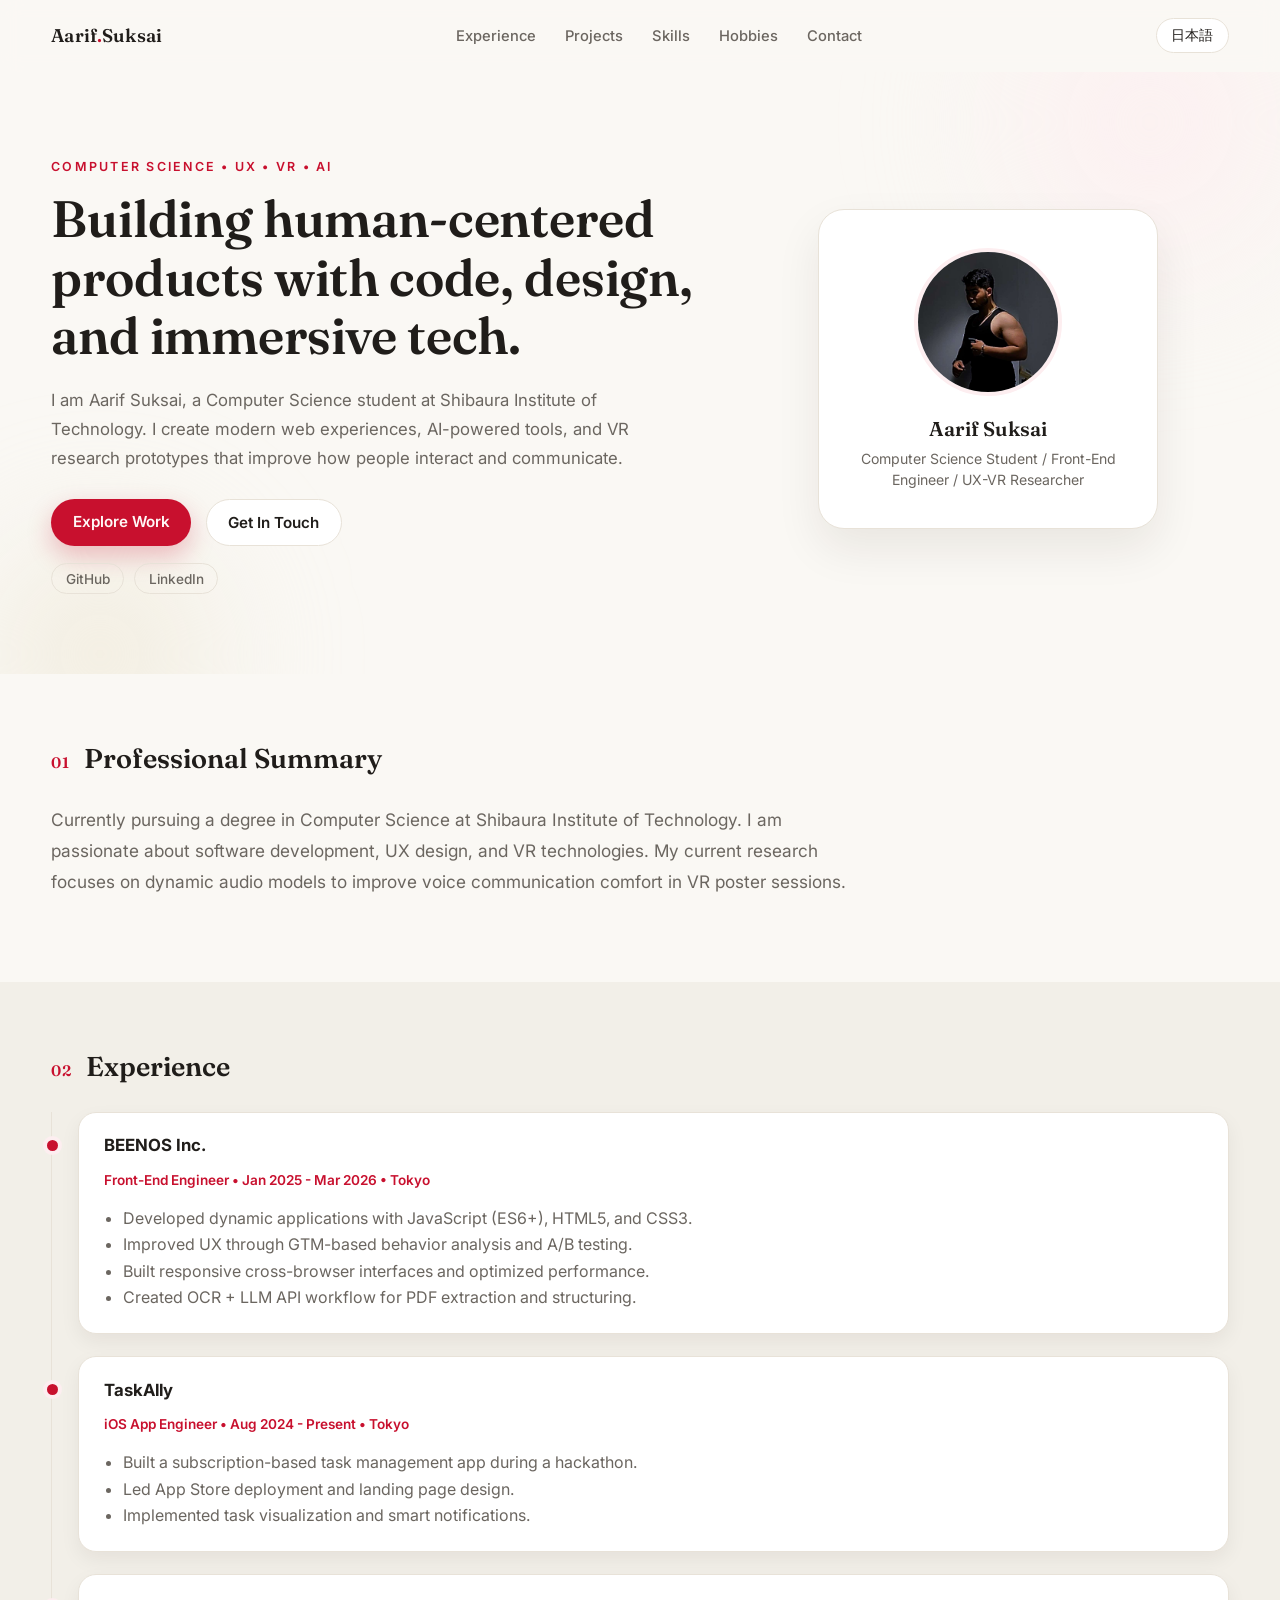
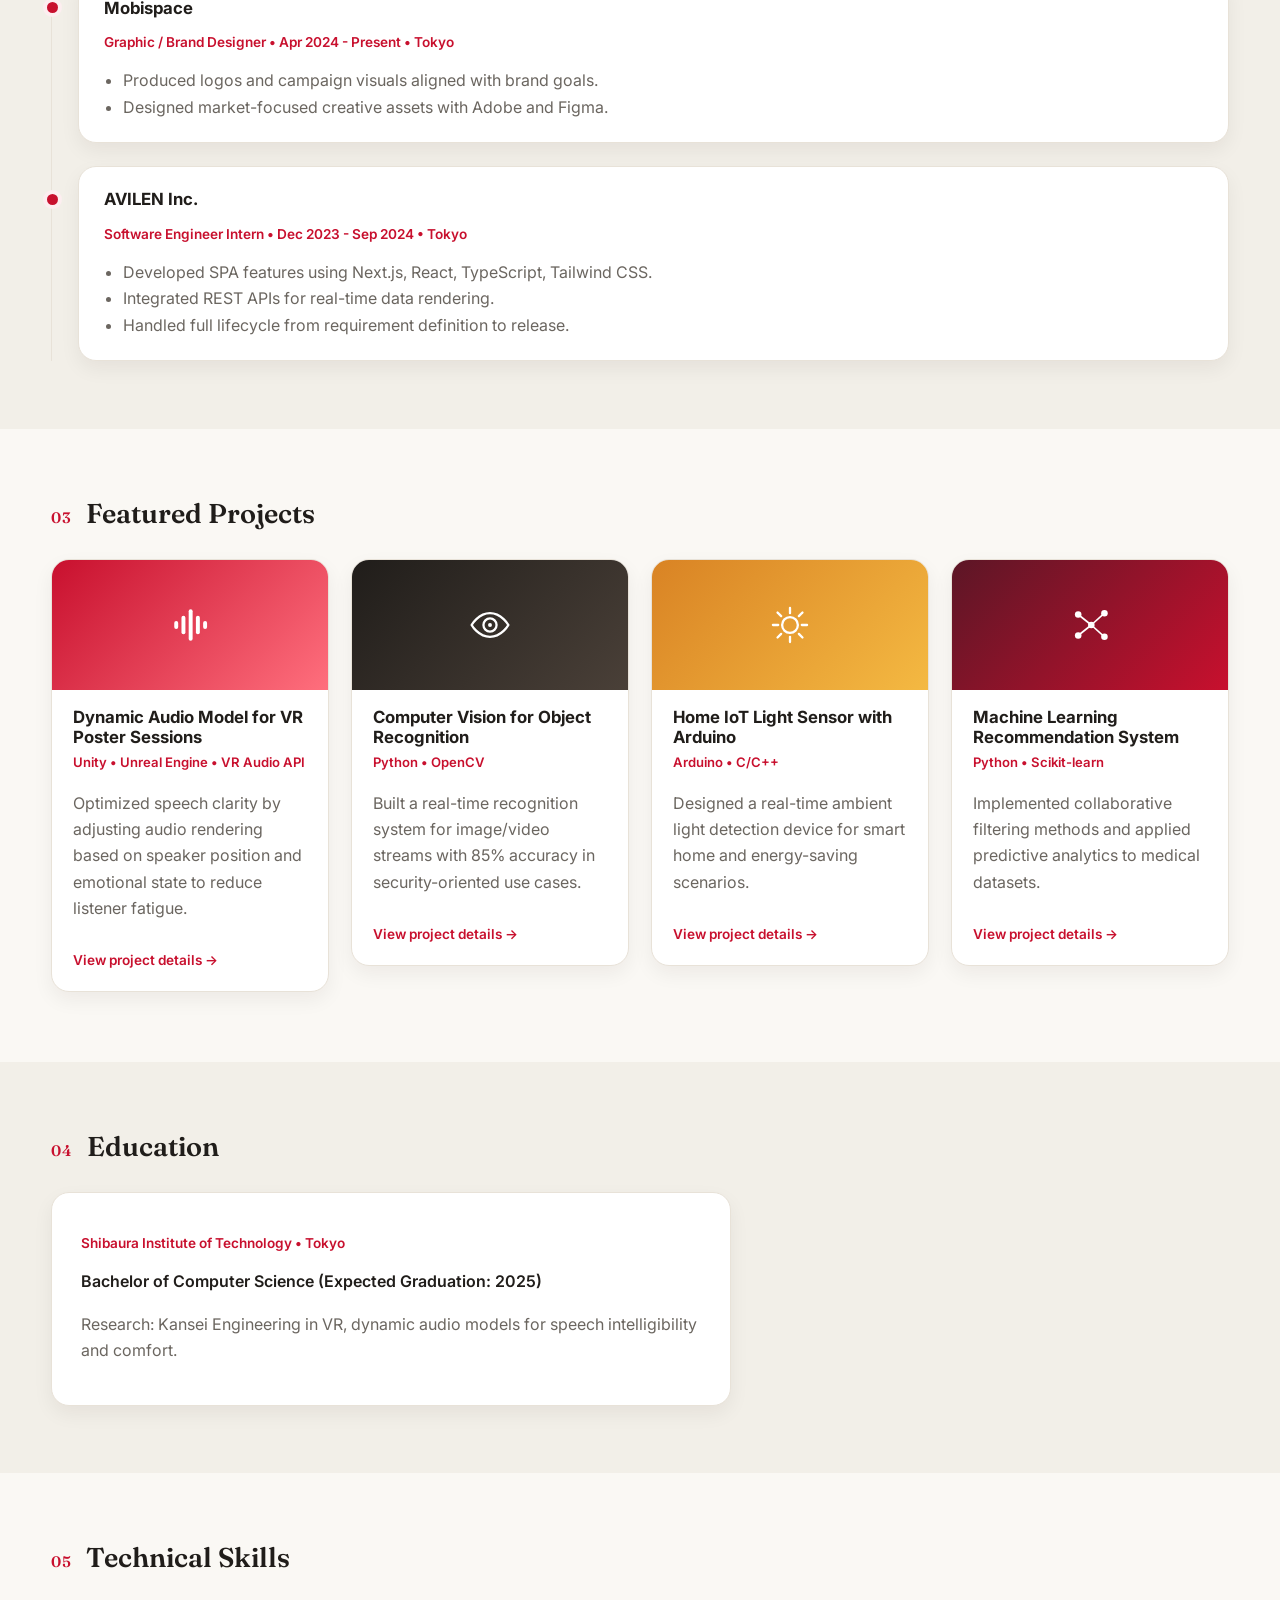
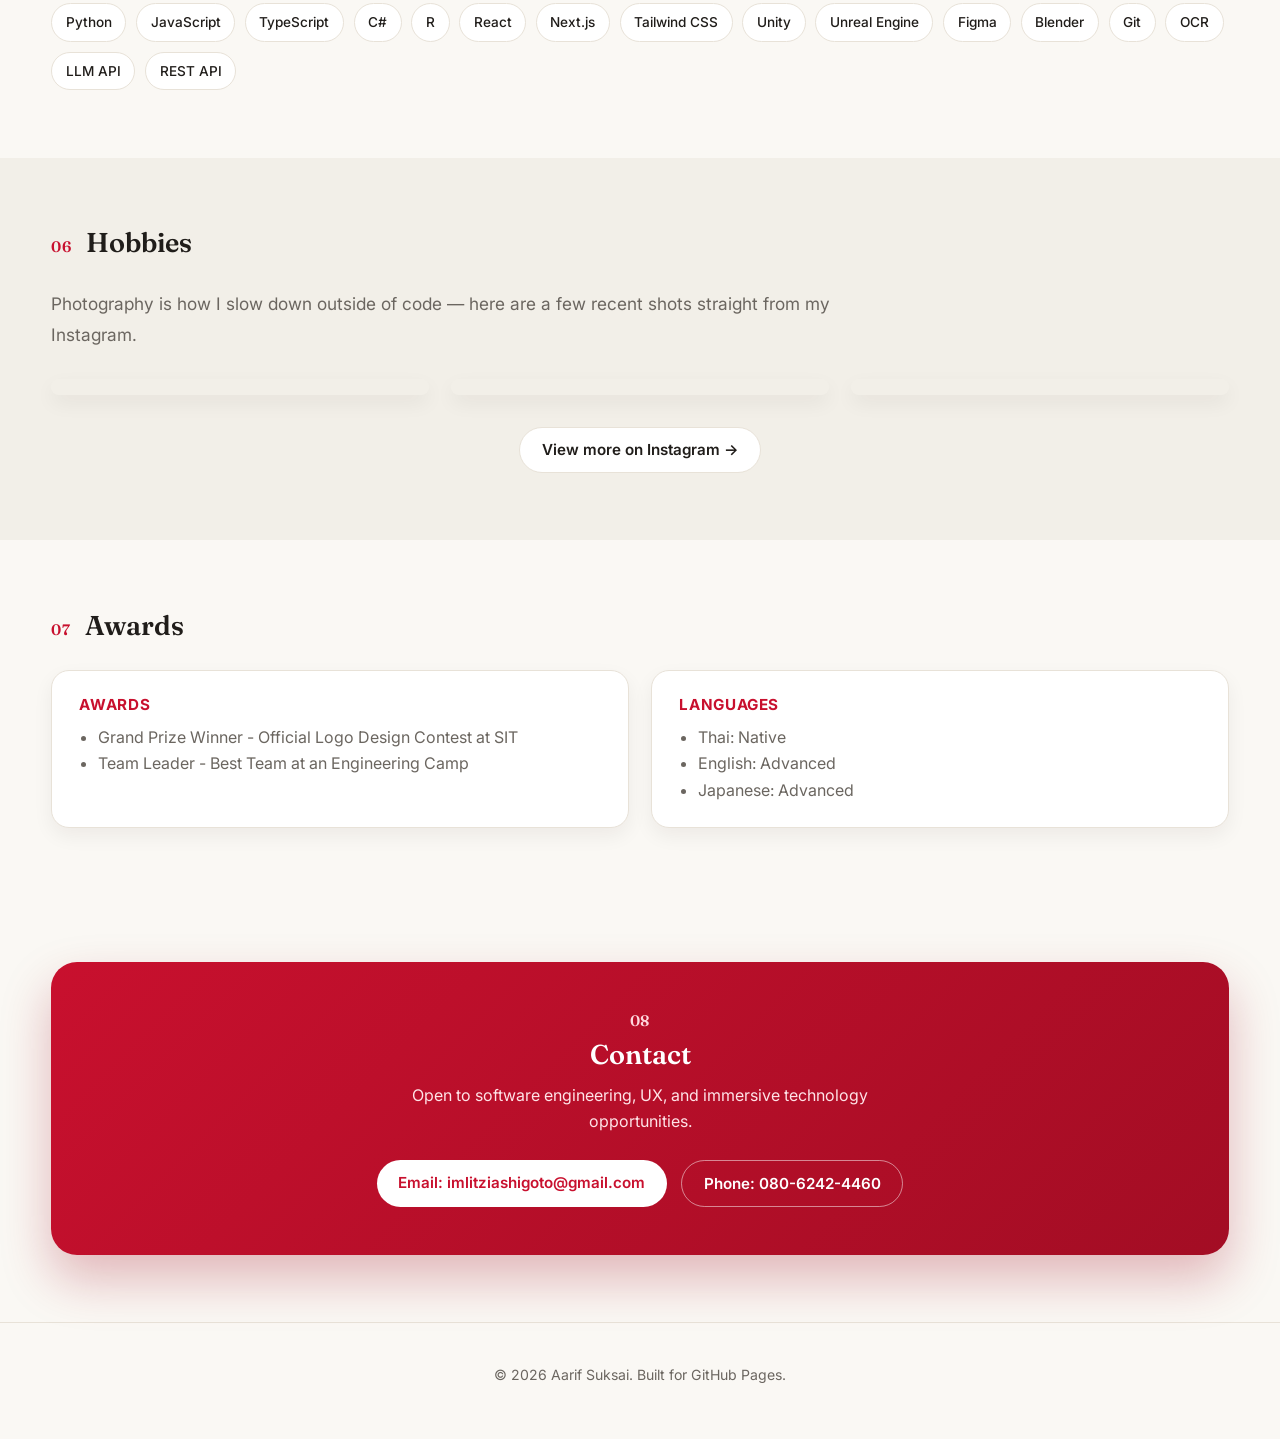
<file: index.html>
<!DOCTYPE html>
<html lang="en">
  <head>
    <meta charset="UTF-8" />
    <meta name="viewport" content="width=device-width, initial-scale=1.0" />
    <title>Aarif Suksai | Portfolio</title>
    <meta
      name="description"
      content="Portfolio of Aarif Suksai - Computer Science student, front-end engineer, and VR/AI builder."
    />
    <link rel="preconnect" href="https://fonts.googleapis.com" />
    <link rel="preconnect" href="https://fonts.gstatic.com" crossorigin />
    <link
      href="https://fonts.googleapis.com/css2?family=Fraunces:opsz,wght@9..144,500;9..144,600;9..144,700&family=Inter:wght@400;500;600;700;800&display=swap"
      rel="stylesheet"
    />
    <link rel="stylesheet" href="./styles.css" />
  </head>
  <body>
    <header class="site-header" id="siteHeader">
      <nav class="top-nav container">
        <a class="brand" href="index.html">Aarif<span>.</span>Suksai</a>
        <div class="nav-links">
          <a href="#experience" data-i18n="nav_experience">Experience</a>
          <a href="#projects" data-i18n="nav_projects">Projects</a>
          <a href="#skills" data-i18n="nav_skills">Skills</a>
          <a href="#hobbies" data-i18n="nav_hobbies">Hobbies</a>
          <a href="#contact" data-i18n="nav_contact">Contact</a>
        </div>
        <button class="lang-toggle" id="langToggle" type="button" aria-label="Toggle language">
          日本語
        </button>
      </nav>
    </header>

    <section class="hero">
      <div class="hero-blob hero-blob-a" aria-hidden="true"></div>
      <div class="hero-blob hero-blob-b" aria-hidden="true"></div>
      <div class="hero-grid container">
        <div class="hero-text reveal">
          <p class="tag" data-i18n="tagline">Computer Science • UX • VR • AI</p>
          <h1 data-i18n="hero_title">Building human-centered products with code, design, and immersive tech.</h1>
          <p class="intro" data-i18n="hero_intro">
            I am Aarif Suksai, a Computer Science student at Shibaura Institute of
            Technology. I create modern web experiences, AI-powered tools, and VR
            research prototypes that improve how people interact and communicate.
          </p>
          <div class="hero-cta">
            <a class="btn btn-primary" href="#projects" data-i18n="hero_cta_work">Explore Work</a>
            <a class="btn btn-ghost" href="#contact" data-i18n="hero_cta_contact">Get In Touch</a>
          </div>
          <div class="social-links">
            <a id="githubLink" href="https://github.com/imlitzia" target="_blank" rel="noopener noreferrer">GitHub</a>
            <a id="linkedinLink" href="https://www.linkedin.com/in/aarifsuksai/" target="_blank" rel="noopener noreferrer">LinkedIn</a>
          </div>
        </div>

        <div class="hero-visual reveal">
          <div class="profile-card">
            <img class="profile-image" src="./assets/profile-placeholder.jpg" alt="Aarif Suksai profile photo" />
            <h2>Aarif Suksai</h2>
            <p data-i18n="profile_role">Computer Science Student / Front-End Engineer / UX-VR Researcher</p>
          </div>
        </div>
      </div>
    </section>

    <main>
      <section class="section" id="summary">
        <div class="container">
          <div class="section-head reveal">
            <span class="eyebrow">01</span>
            <h2 data-i18n="summary_title">Professional Summary</h2>
          </div>
          <p class="lead reveal" data-i18n="summary_body">
            Currently pursuing a degree in Computer Science at Shibaura Institute of
            Technology. I am passionate about software development, UX design, and VR
            technologies. My current research focuses on dynamic audio models to improve
            voice communication comfort in VR poster sessions.
          </p>
        </div>
      </section>

      <section class="section alt" id="experience">
        <div class="container">
          <div class="section-head reveal">
            <span class="eyebrow">02</span>
            <h2 data-i18n="nav_experience">Experience</h2>
          </div>

          <div class="timeline">
            <article class="timeline-item reveal">
              <h3>BEENOS Inc.</h3>
              <p class="meta" data-i18n="beenos_meta">Front-End Engineer • Jan 2025 – Mar 2026 • Tokyo</p>
              <ul>
                <li data-i18n="beenos_1">Developed dynamic applications with JavaScript (ES6+), HTML5, and CSS3.</li>
                <li data-i18n="beenos_2">Improved UX through GTM-based behavior analysis and A/B testing.</li>
                <li data-i18n="beenos_3">Built responsive cross-browser interfaces and optimized performance.</li>
                <li data-i18n="beenos_4">Created OCR + LLM API workflow for PDF extraction and structuring.</li>
              </ul>
            </article>

            <article class="timeline-item reveal">
              <h3>TaskAlly</h3>
              <p class="meta" data-i18n="taskally_meta">iOS App Engineer • Aug 2024 – Present • Tokyo</p>
              <ul>
                <li data-i18n="taskally_1">Built a subscription-based task management app during a hackathon.</li>
                <li data-i18n="taskally_2">Led App Store deployment and landing page design.</li>
                <li data-i18n="taskally_3">Implemented task visualization and smart notifications.</li>
              </ul>
            </article>

            <article class="timeline-item reveal">
              <h3>Mobispace</h3>
              <p class="meta" data-i18n="mobispace_meta">Graphic / Brand Designer • Apr 2024 – Present • Tokyo</p>
              <ul>
                <li data-i18n="mobispace_1">Produced logos and campaign visuals aligned with brand goals.</li>
                <li data-i18n="mobispace_2">Designed market-focused creative assets with Adobe and Figma.</li>
              </ul>
            </article>

            <article class="timeline-item reveal">
              <h3>AVILEN Inc.</h3>
              <p class="meta" data-i18n="avilen_meta">Software Engineer Intern • Dec 2023 – Sep 2024 • Tokyo</p>
              <ul>
                <li data-i18n="avilen_1">Developed SPA features using Next.js, React, TypeScript, Tailwind CSS.</li>
                <li data-i18n="avilen_2">Integrated REST APIs for real-time data rendering.</li>
                <li data-i18n="avilen_3">Handled full lifecycle from requirement definition to release.</li>
              </ul>
            </article>
          </div>
        </div>
      </section>

      <section class="section" id="projects">
        <div class="container">
          <div class="section-head reveal">
            <span class="eyebrow">03</span>
            <h2 data-i18n="projects_title">Featured Projects</h2>
          </div>
          <div class="project-grid">
            <a class="project-card reveal" href="project.html?id=vr-audio-model">
              <div class="project-visual project-visual-audio" aria-hidden="true">
                <svg viewBox="0 0 64 64" fill="none" xmlns="http://www.w3.org/2000/svg">
                  <rect x="8" y="26" width="6" height="12" rx="3" fill="currentColor" />
                  <rect x="19" y="18" width="6" height="28" rx="3" fill="currentColor" />
                  <rect x="30" y="8" width="6" height="48" rx="3" fill="currentColor" />
                  <rect x="41" y="18" width="6" height="28" rx="3" fill="currentColor" />
                  <rect x="52" y="26" width="6" height="12" rx="3" fill="currentColor" />
                </svg>
              </div>
              <div class="project-body">
                <h3>Dynamic Audio Model for VR Poster Sessions</h3>
                <p class="stack">Unity • Unreal Engine • VR Audio API</p>
                <p data-i18n="project_1_body">
                  Optimized speech clarity by adjusting audio rendering based on speaker
                  position and emotional state to reduce listener fatigue.
                </p>
                <span class="project-link-label" data-i18n="project_view_details">View project details →</span>
              </div>
            </a>
            <a class="project-card reveal" href="project.html?id=computer-vision">
              <div class="project-visual project-visual-vision" aria-hidden="true">
                <svg viewBox="0 0 64 64" fill="none" xmlns="http://www.w3.org/2000/svg">
                  <path
                    d="M4 32C4 32 14 14 32 14C50 14 60 32 60 32C60 32 50 50 32 50C14 50 4 32 4 32Z"
                    stroke="currentColor"
                    stroke-width="3.5"
                    stroke-linejoin="round"
                  />
                  <circle cx="32" cy="32" r="10" stroke="currentColor" stroke-width="3.5" />
                  <circle cx="32" cy="32" r="3" fill="currentColor" />
                </svg>
              </div>
              <div class="project-body">
                <h3>Computer Vision for Object Recognition</h3>
                <p class="stack">Python • OpenCV</p>
                <p data-i18n="project_2_body">
                  Built a real-time recognition system for image/video streams with 85%
                  accuracy in security-oriented use cases.
                </p>
                <span class="project-link-label" data-i18n="project_view_details">View project details →</span>
              </div>
            </a>
            <a class="project-card reveal" href="project.html?id=iot-light-sensor">
              <div class="project-visual project-visual-iot" aria-hidden="true">
                <svg viewBox="0 0 64 64" fill="none" xmlns="http://www.w3.org/2000/svg">
                  <circle cx="32" cy="32" r="12" stroke="currentColor" stroke-width="3.5" />
                  <g stroke="currentColor" stroke-width="3.5" stroke-linecap="round">
                    <line x1="32" y1="6" x2="32" y2="14" />
                    <line x1="32" y1="50" x2="32" y2="58" />
                    <line x1="6" y1="32" x2="14" y2="32" />
                    <line x1="50" y1="32" x2="58" y2="32" />
                    <line x1="13" y1="13" x2="18.5" y2="18.5" />
                    <line x1="45.5" y1="45.5" x2="51" y2="51" />
                    <line x1="13" y1="51" x2="18.5" y2="45.5" />
                    <line x1="45.5" y1="18.5" x2="51" y2="13" />
                  </g>
                </svg>
              </div>
              <div class="project-body">
                <h3>Home IoT Light Sensor with Arduino</h3>
                <p class="stack">Arduino • C/C++</p>
                <p data-i18n="project_3_body">
                  Designed a real-time ambient light detection device for smart home and
                  energy-saving scenarios.
                </p>
                <span class="project-link-label" data-i18n="project_view_details">View project details →</span>
              </div>
            </a>
            <a class="project-card reveal" href="project.html?id=ml-recommendation">
              <div class="project-visual project-visual-ml" aria-hidden="true">
                <svg viewBox="0 0 64 64" fill="none" xmlns="http://www.w3.org/2000/svg">
                  <circle cx="14" cy="16" r="5" fill="currentColor" />
                  <circle cx="14" cy="48" r="5" fill="currentColor" />
                  <circle cx="34" cy="32" r="5" fill="currentColor" />
                  <circle cx="54" cy="14" r="5" fill="currentColor" />
                  <circle cx="54" cy="50" r="5" fill="currentColor" />
                  <g stroke="currentColor" stroke-width="2.5">
                    <line x1="14" y1="16" x2="34" y2="32" />
                    <line x1="14" y1="48" x2="34" y2="32" />
                    <line x1="34" y1="32" x2="54" y2="14" />
                    <line x1="34" y1="32" x2="54" y2="50" />
                  </g>
                </svg>
              </div>
              <div class="project-body">
                <h3>Machine Learning Recommendation System</h3>
                <p class="stack">Python • Scikit-learn</p>
                <p data-i18n="project_4_body">
                  Implemented collaborative filtering methods and applied predictive
                  analytics to medical datasets.
                </p>
                <span class="project-link-label" data-i18n="project_view_details">View project details →</span>
              </div>
            </a>
          </div>
        </div>
      </section>

      <section class="section alt" id="education">
        <div class="container">
          <div class="section-head reveal">
            <span class="eyebrow">04</span>
            <h2 data-i18n="education_title">Education</h2>
          </div>
          <div class="edu-card reveal">
            <p class="meta" data-i18n="education_school">Shibaura Institute of Technology • Tokyo</p>
            <p class="edu-degree" data-i18n="education_degree">Bachelor of Computer Science (Expected Graduation: 2025)</p>
            <p class="small" data-i18n="education_research">
              Research: Kansei Engineering in VR, dynamic audio models for speech
              intelligibility and comfort.
            </p>
          </div>
        </div>
      </section>

      <section class="section" id="skills">
        <div class="container">
          <div class="section-head reveal">
            <span class="eyebrow">05</span>
            <h2 data-i18n="skills_title">Technical Skills</h2>
          </div>
          <ul class="chips reveal">
            <li>Python</li>
            <li>JavaScript</li>
            <li>TypeScript</li>
            <li>C#</li>
            <li>R</li>
            <li>React</li>
            <li>Next.js</li>
            <li>Tailwind CSS</li>
            <li>Unity</li>
            <li>Unreal Engine</li>
            <li>Figma</li>
            <li>Blender</li>
            <li>Git</li>
            <li>OCR</li>
            <li>LLM API</li>
            <li>REST API</li>
          </ul>
        </div>
      </section>

      <section class="section alt" id="hobbies">
        <div class="container">
          <div class="section-head reveal">
            <span class="eyebrow">06</span>
            <h2 data-i18n="hobbies_title">Hobbies</h2>
          </div>
          <p class="lead reveal" data-i18n="hobbies_intro">
            Photography is how I slow down outside of code — here are a few recent shots
            straight from my Instagram.
          </p>
          <!--
            To feature your own posts: open each post on instagram.com, copy its URL,
            and paste it into the data-instgrm-permalink attribute below, replacing the
            REPLACE_WITH_POST_URL_n placeholders. Also update the "follow" link's href
            further down with your own Instagram username.
          -->
          <div class="instagram-grid">
            <div class="instagram-embed reveal">
              <blockquote
                class="instagram-media"
                data-instgrm-permalink="https://www.instagram.com/p/DQok1YLj07V/?utm_source=ig_web_copy_link&igsh=MzRlODBiNWFlZA=="
                data-instgrm-version="14"
              ></blockquote>
            </div>
            <div class="instagram-embed reveal">
              <blockquote
                class="instagram-media"
                data-instgrm-permalink="https://www.instagram.com/reel/DPLw6ejkoTa/?utm_source=ig_web_copy_link&igsh=MzRlODBiNWFlZA=="
                data-instgrm-version="14"
              ></blockquote>
            </div>
            <div class="instagram-embed reveal">
              <blockquote
                class="instagram-media"
                data-instgrm-permalink="https://www.instagram.com/p/DXWlLKbEsei/?utm_source=ig_web_copy_link&igsh=MzRlODBiNWFlZA=="
                data-instgrm-version="14"
              ></blockquote>
            </div>
          </div>
          <a
            class="btn btn-ghost instagram-cta reveal"
            href="https://www.instagram.com/imlitzia/"
            target="_blank"
            rel="noopener noreferrer"
            data-i18n="hobbies_follow"
            >View more on Instagram →</a
          >
        </div>
      </section>

      <section class="section">
        <div class="container">
          <div class="section-head reveal">
            <span class="eyebrow">07</span>
            <h2 data-i18n="awards_title">Awards &amp; Languages</h2>
          </div>
          <div class="two-col">
            <div class="info-card reveal">
              <h3 data-i18n="awards_title">Awards</h3>
              <ul>
                <li data-i18n="awards_1">Grand Prize Winner - Official Logo Design Contest at SIT</li>
                <li data-i18n="awards_2">Team Leader - Best Team at an Engineering Camp</li>
              </ul>
            </div>
            <div class="info-card reveal">
              <h3 data-i18n="languages_title">Languages</h3>
              <ul>
                <li data-i18n="languages_1">Thai: Native</li>
                <li data-i18n="languages_2">English: Advanced</li>
                <li data-i18n="languages_3">Japanese: Advanced</li>
              </ul>
            </div>
          </div>
        </div>
      </section>

      <section class="section" id="contact">
        <div class="container">
          <div class="contact-card reveal">
            <span class="eyebrow">08</span>
            <h2 data-i18n="contact_title">Contact</h2>
            <p data-i18n="contact_text">Open to software engineering, UX, and immersive technology opportunities.</p>
            <div class="contact-links">
              <a class="btn btn-primary" href="mailto:imlitziashigoto@gmail.com">
                <span data-i18n="contact_email">Email</span>: imlitziashigoto@gmail.com
              </a>
              <a class="btn btn-ghost" href="tel:+818062424460">
                <span data-i18n="contact_phone">Phone</span>: 080-6242-4460
              </a>
            </div>
          </div>
        </div>
      </section>
    </main>

    <footer class="footer">
      <p><span data-i18n="footer_text">©</span> <span id="year"></span> Aarif Suksai. <span data-i18n="footer_built">Built for GitHub Pages.</span></p>
    </footer>

    <script src="./script.js"></script>
    <script async src="https://www.instagram.com/embed.js"></script>
  </body>
</html>
</file>
<file: styles.css>
:root {
  --bg: #faf8f4;
  --surface: #ffffff;
  --surface-alt: #f2efe8;
  --text: #201d1a;
  --muted: #6b6660;
  --accent: #c8102e;
  --accent-soft: #ff4d5e;
  --accent-tint: #fdeef0;
  --line: #e8e2d8;
  --shadow: 0 20px 45px rgba(32, 20, 15, 0.08);
  --shadow-sm: 0 8px 20px rgba(32, 20, 15, 0.06);
  --radius-lg: 26px;
  --radius-md: 18px;
  --radius-sm: 12px;
  --container-max: 1400px;
  --container-pad: clamp(1.25rem, 4vw, 4rem);
}

* {
  box-sizing: border-box;
}

html {
  scroll-behavior: smooth;
}

html,
body {
  margin: 0;
  padding: 0;
  font-family: "Inter", sans-serif;
  background: var(--bg);
  color: var(--text);
}

a {
  color: var(--text);
  text-decoration: none;
}

h1,
h2,
.brand,
.eyebrow {
  font-family: "Fraunces", serif;
}

.container {
  max-width: var(--container-max);
  margin: 0 auto;
  padding: 0 var(--container-pad);
}

/* ---------- Header ---------- */

.site-header {
  position: sticky;
  top: 0;
  z-index: 50;
  background: rgba(250, 248, 244, 0.82);
  backdrop-filter: blur(10px);
  border-bottom: 1px solid transparent;
  transition: border-color 0.25s ease, box-shadow 0.25s ease;
}

.site-header.scrolled {
  border-color: var(--line);
  box-shadow: 0 8px 24px rgba(32, 20, 15, 0.05);
}

.top-nav {
  display: flex;
  justify-content: space-between;
  align-items: center;
  padding: 1.15rem var(--container-pad);
}

.brand {
  margin: 0;
  font-weight: 600;
  font-size: 1.15rem;
  letter-spacing: 0.01rem;
  color: var(--text);
}

.brand span {
  color: var(--accent);
}

.nav-links {
  display: flex;
  gap: 1.8rem;
}

.nav-links a {
  color: var(--muted);
  font-size: 0.92rem;
  font-weight: 500;
  position: relative;
}

.nav-links a::after {
  content: "";
  position: absolute;
  left: 0;
  bottom: -4px;
  width: 0;
  height: 1px;
  background: var(--accent);
  transition: width 0.2s ease;
}

.nav-links a:hover {
  color: var(--text);
}

.nav-links a:hover::after {
  width: 100%;
}

.lang-toggle {
  border: 1px solid var(--line);
  background: var(--surface);
  color: var(--text);
  font-family: "Inter", sans-serif;
  font-size: 0.85rem;
  padding: 0.45rem 0.9rem;
  border-radius: 999px;
  cursor: pointer;
  transition: border-color 0.2s ease, color 0.2s ease;
}

.lang-toggle:hover {
  border-color: var(--accent);
  color: var(--accent);
}

/* ---------- Hero ---------- */

.hero {
  position: relative;
  overflow: hidden;
  padding: 4.5rem 0 5rem;
}

.hero-blob {
  position: absolute;
  border-radius: 50%;
  filter: blur(60px);
  z-index: 0;
  pointer-events: none;
}

.hero-blob-a {
  width: 420px;
  height: 420px;
  background: radial-gradient(circle, var(--accent-tint) 0%, rgba(253, 238, 240, 0) 70%);
  top: -160px;
  right: -80px;
}

.hero-blob-b {
  width: 320px;
  height: 320px;
  background: radial-gradient(circle, #efe9d8 0%, rgba(239, 233, 216, 0) 70%);
  bottom: -140px;
  left: -60px;
}

.hero-grid {
  position: relative;
  z-index: 1;
  display: grid;
  grid-template-columns: 1.35fr 1fr;
  gap: 3rem;
  align-items: center;
}

.tag {
  color: var(--accent);
  text-transform: uppercase;
  font-size: 0.78rem;
  font-weight: 600;
  letter-spacing: 0.14rem;
}

h1 {
  margin: 0.6rem 0 1.2rem;
  font-weight: 600;
  font-size: clamp(2.1rem, 4vw, 3.4rem);
  line-height: 1.15;
  letter-spacing: -0.01rem;
}

.intro {
  color: var(--muted);
  font-size: 1.05rem;
  line-height: 1.75;
  max-width: 56ch;
}

.hero-cta {
  margin-top: 1.6rem;
  display: flex;
  gap: 0.9rem;
  flex-wrap: wrap;
}

.social-links {
  margin-top: 1.1rem;
  display: flex;
  gap: 0.6rem;
}

.social-links a {
  font-size: 0.85rem;
  font-weight: 500;
  border: 1px solid var(--line);
  border-radius: 999px;
  padding: 0.4rem 0.85rem;
  color: var(--muted);
  transition: all 0.2s ease;
}

.social-links a:hover {
  border-color: var(--accent);
  color: var(--accent);
}

.btn {
  display: inline-block;
  padding: 0.8rem 1.35rem;
  border-radius: 999px;
  font-weight: 600;
  font-size: 0.95rem;
  transition: all 0.2s ease;
}

.btn-primary {
  background: var(--accent);
  color: #fff8f7;
  box-shadow: 0 10px 24px rgba(200, 16, 46, 0.25);
}

.btn-primary:hover {
  background: var(--accent-soft);
  transform: translateY(-2px);
  box-shadow: 0 14px 28px rgba(200, 16, 46, 0.3);
}

.btn-ghost {
  border: 1px solid var(--line);
  color: var(--text);
  background: var(--surface);
}

.btn-ghost:hover {
  border-color: var(--accent);
  color: var(--accent);
  transform: translateY(-2px);
}

.hero-visual {
  display: flex;
  justify-content: center;
}

.profile-card {
  background: var(--surface);
  border: 1px solid var(--line);
  border-radius: var(--radius-lg);
  box-shadow: var(--shadow);
  padding: 2.4rem 2.2rem;
  text-align: center;
  max-width: 340px;
  width: 100%;
}

.profile-image {
  width: 148px;
  height: 148px;
  border-radius: 50%;
  object-fit: cover;
  margin-bottom: 1rem;
  border: 4px solid var(--accent-tint);
}

.profile-card h2 {
  margin: 0 0 0.4rem;
  font-size: 1.25rem;
}

.profile-card p {
  color: var(--muted);
  font-size: 0.88rem;
  line-height: 1.5;
  margin: 0;
}

/* ---------- Sections ---------- */

.section {
  padding: 4.2rem 0;
}

.section.alt {
  background: var(--surface-alt);
}

.section-head {
  display: flex;
  align-items: baseline;
  gap: 0.9rem;
  margin-bottom: 1.8rem;
}

.eyebrow {
  color: var(--accent);
  font-weight: 600;
  font-size: 0.95rem;
  letter-spacing: 0.05rem;
}

h2 {
  margin: 0;
  font-weight: 600;
  font-size: 1.7rem;
}

h3 {
  margin-top: 0;
  margin-bottom: 0.3rem;
  font-size: 1.05rem;
  font-weight: 700;
}

.lead {
  color: var(--muted);
  font-size: 1.08rem;
  line-height: 1.8;
  max-width: 74ch;
}

.meta {
  color: var(--accent);
  font-size: 0.85rem;
  font-weight: 600;
}

.small,
li,
p {
  color: var(--muted);
  line-height: 1.65;
}

ul {
  margin: 0.6rem 0 0;
  padding-left: 1.15rem;
}

/* ---------- Timeline ---------- */

.timeline {
  position: relative;
  display: flex;
  flex-direction: column;
  gap: 1.4rem;
  padding-left: 1.6rem;
  border-left: 1px solid var(--line);
}

.timeline-item {
  position: relative;
  background: var(--surface);
  border: 1px solid var(--line);
  border-radius: var(--radius-md);
  padding: 1.4rem 1.6rem;
  box-shadow: var(--shadow-sm);
  transition: transform 0.2s ease, box-shadow 0.2s ease, border-color 0.2s ease;
}

.timeline-item::before {
  content: "";
  position: absolute;
  left: -1.98rem;
  top: 1.7rem;
  width: 11px;
  height: 11px;
  border-radius: 50%;
  background: var(--accent);
  box-shadow: 0 0 0 4px var(--accent-tint);
}

.timeline-item:hover {
  transform: translateY(-3px);
  border-color: #e6b9c0;
  box-shadow: var(--shadow);
}

/* ---------- Projects ---------- */

.project-grid {
  columns: 4 260px;
  column-gap: 1.4rem;
}

.project-card {
  display: block;
  break-inside: avoid;
  margin-bottom: 1.4rem;
  background: var(--surface);
  border: 1px solid var(--line);
  border-radius: var(--radius-md);
  overflow: hidden;
  box-shadow: var(--shadow-sm);
  transition: transform 0.25s ease, box-shadow 0.25s ease, border-color 0.25s ease;
}

.project-card:hover {
  transform: translateY(-6px) scale(1.015);
  box-shadow: var(--shadow);
  border-color: #e6b9c0;
}

.project-link-label {
  display: inline-block;
  margin-top: 0.9rem;
  color: var(--accent);
  font-size: 0.85rem;
  font-weight: 600;
}

.project-visual {
  height: 130px;
  display: flex;
  align-items: center;
  justify-content: center;
  color: #fff;
}

.project-visual svg {
  width: 42px;
  height: 42px;
  transition: transform 0.3s ease;
}

.project-card:hover .project-visual svg {
  transform: scale(1.1);
}

.project-visual-audio {
  background: linear-gradient(135deg, #c8102e 0%, #ff6f7d 100%);
}

.project-visual-vision {
  background: linear-gradient(135deg, #201d1a 0%, #4a4038 100%);
}

.project-visual-iot {
  background: linear-gradient(135deg, #d98324 0%, #f4b942 100%);
}

.project-visual-ml {
  background: linear-gradient(135deg, #5c1626 0%, #c8102e 100%);
}

.project-body {
  padding: 1.1rem 1.3rem 1.4rem;
}

.stack {
  color: var(--accent);
  font-size: 0.82rem;
  font-weight: 600;
  margin: 0 0 0.5rem;
}

/* ---------- Education ---------- */

.edu-card {
  background: var(--surface);
  border: 1px solid var(--line);
  border-radius: var(--radius-md);
  padding: 1.6rem 1.8rem;
  box-shadow: var(--shadow-sm);
  max-width: 68ch;
}

.edu-degree {
  color: var(--text);
  font-weight: 600;
  margin: 0.3rem 0;
}

/* ---------- Skills ---------- */

.chips {
  list-style: none;
  margin: 0;
  padding: 0;
  display: flex;
  flex-wrap: wrap;
  gap: 0.6rem;
}

.chips li {
  color: var(--text);
  background: var(--surface);
  border: 1px solid var(--line);
  padding: 0.45rem 0.85rem;
  border-radius: 999px;
  font-size: 0.85rem;
  font-weight: 500;
  transition: all 0.2s ease;
}

.chips li:hover {
  border-color: var(--accent);
  color: var(--accent);
  background: var(--accent-tint);
}

/* ---------- Hobbies (Instagram feed) ---------- */

.instagram-grid {
  margin-top: 1.8rem;
  display: flex;
  flex-wrap: wrap;
  justify-content: center;
  gap: 1.4rem;
}

.instagram-embed {
  flex: 1 1 320px;
  max-width: 400px;
  border-radius: var(--radius-md);
  overflow: hidden;
  box-shadow: var(--shadow-sm);
}

.instagram-cta {
  display: block;
  width: fit-content;
  margin: 2rem auto 0;
}

/* ---------- Two column (awards / languages) ---------- */

.two-col {
  display: grid;
  grid-template-columns: repeat(2, 1fr);
  gap: 1.4rem;
}

.info-card {
  background: var(--surface);
  border: 1px solid var(--line);
  border-radius: var(--radius-md);
  padding: 1.5rem 1.7rem;
  box-shadow: var(--shadow-sm);
}

.info-card h3 {
  color: var(--accent);
  font-size: 0.95rem;
  text-transform: uppercase;
  letter-spacing: 0.04rem;
}

/* ---------- Contact ---------- */

.contact-card {
  background: linear-gradient(135deg, var(--accent) 0%, #a30d24 100%);
  color: #fff;
  border-radius: var(--radius-lg);
  padding: 3rem 3rem;
  text-align: center;
  box-shadow: 0 24px 50px rgba(163, 13, 36, 0.28);
}

.contact-card .eyebrow {
  color: #ffd7dd;
}

.contact-card h2 {
  color: #fff;
  margin: 0.4rem 0 0.7rem;
}

.contact-card p {
  color: #ffe3e7;
  max-width: 56ch;
  margin: 0 auto;
}

.contact-links {
  margin-top: 1.6rem;
  display: flex;
  gap: 0.9rem;
  justify-content: center;
  flex-wrap: wrap;
}

.contact-card .btn-primary {
  background: #fff;
  color: var(--accent);
  box-shadow: none;
}

.contact-card .btn-primary:hover {
  background: #fff0f1;
}

.contact-card .btn-ghost {
  border-color: rgba(255, 255, 255, 0.5);
  color: #fff;
  background: transparent;
}

.contact-card .btn-ghost:hover {
  border-color: #fff;
  color: #fff;
}

/* ---------- Project detail page ---------- */

.project-detail {
  padding: 3.2rem 0 4.5rem;
}

.back-link {
  display: inline-block;
  color: var(--accent);
  font-weight: 600;
  font-size: 0.92rem;
  margin-bottom: 1.6rem;
  transition: transform 0.2s ease;
}

.back-link:hover {
  transform: translateX(-3px);
}

.project-detail-head {
  max-width: 74ch;
}

.project-detail-head h1 {
  font-size: clamp(1.8rem, 3.4vw, 2.6rem);
  margin: 0.5rem 0 0.9rem;
}

.project-hero-image {
  margin: 2rem 0;
  background: var(--surface-alt);
  border: 1px solid var(--line);
  border-radius: var(--radius-lg);
  padding: 1rem;
  box-shadow: var(--shadow-sm);
}

.project-hero-image img {
  width: 100%;
  max-height: 420px;
  object-fit: contain;
  border-radius: 14px;
  display: block;
}

.project-content {
  max-width: 74ch;
  display: flex;
  flex-direction: column;
  gap: 1.1rem;
  font-size: 1.02rem;
}

.project-highlights {
  margin-top: 2.4rem;
  max-width: 74ch;
  background: var(--surface-alt);
  border: 1px solid var(--line);
  border-radius: var(--radius-md);
  padding: 1.6rem 1.8rem;
}

.project-highlights h2 {
  font-size: 1.2rem;
  margin-bottom: 0.6rem;
}

.project-highlights + .back-link {
  margin-top: 2.4rem;
  margin-bottom: 0;
}

/* ---------- Scroll arrival animation ---------- */

@keyframes scrollArrival {
  0% {
    box-shadow: inset 0 0 0 999px rgba(200, 16, 46, 0);
  }
  25% {
    box-shadow: inset 0 0 0 999px rgba(200, 16, 46, 0.07);
  }
  100% {
    box-shadow: inset 0 0 0 999px rgba(200, 16, 46, 0);
  }
}

.scroll-target-flash {
  animation: scrollArrival 1s ease-out;
}

/* ---------- Footer ---------- */

.footer {
  border-top: 1px solid var(--line);
  padding: 1.6rem var(--container-pad) 2.4rem;
  text-align: center;
  color: var(--muted);
  font-size: 0.88rem;
}

/* ---------- Scroll reveal ---------- */

.reveal {
  opacity: 0;
  transform: translateY(18px);
  transition: opacity 0.6s ease, transform 0.6s ease;
}

.reveal.in-view {
  opacity: 1;
  transform: translateY(0);
}

@media (prefers-reduced-motion: reduce) {
  .reveal {
    opacity: 1;
    transform: none;
    transition: none;
  }
}

/* ---------- Responsive ---------- */

@media (max-width: 900px) {
  .hero-grid {
    grid-template-columns: 1fr;
  }

  .hero-visual {
    order: -1;
  }

  .two-col {
    grid-template-columns: 1fr;
  }
}

@media (max-width: 700px) {
  .top-nav {
    flex-direction: column;
    gap: 0.9rem;
    padding: 1rem 6vw;
  }

  .nav-links {
    flex-wrap: wrap;
    justify-content: center;
    gap: 1rem;
  }

  .hero {
    padding: 2.6rem 0 3rem;
  }

  .section {
    padding: 3rem 0;
  }

  .contact-card {
    padding: 2.2rem 1.6rem;
  }

  .timeline {
    padding-left: 1.2rem;
  }

  .timeline-item::before {
    left: -1.58rem;
  }

  .project-grid {
    columns: 1;
  }
}
</file>
